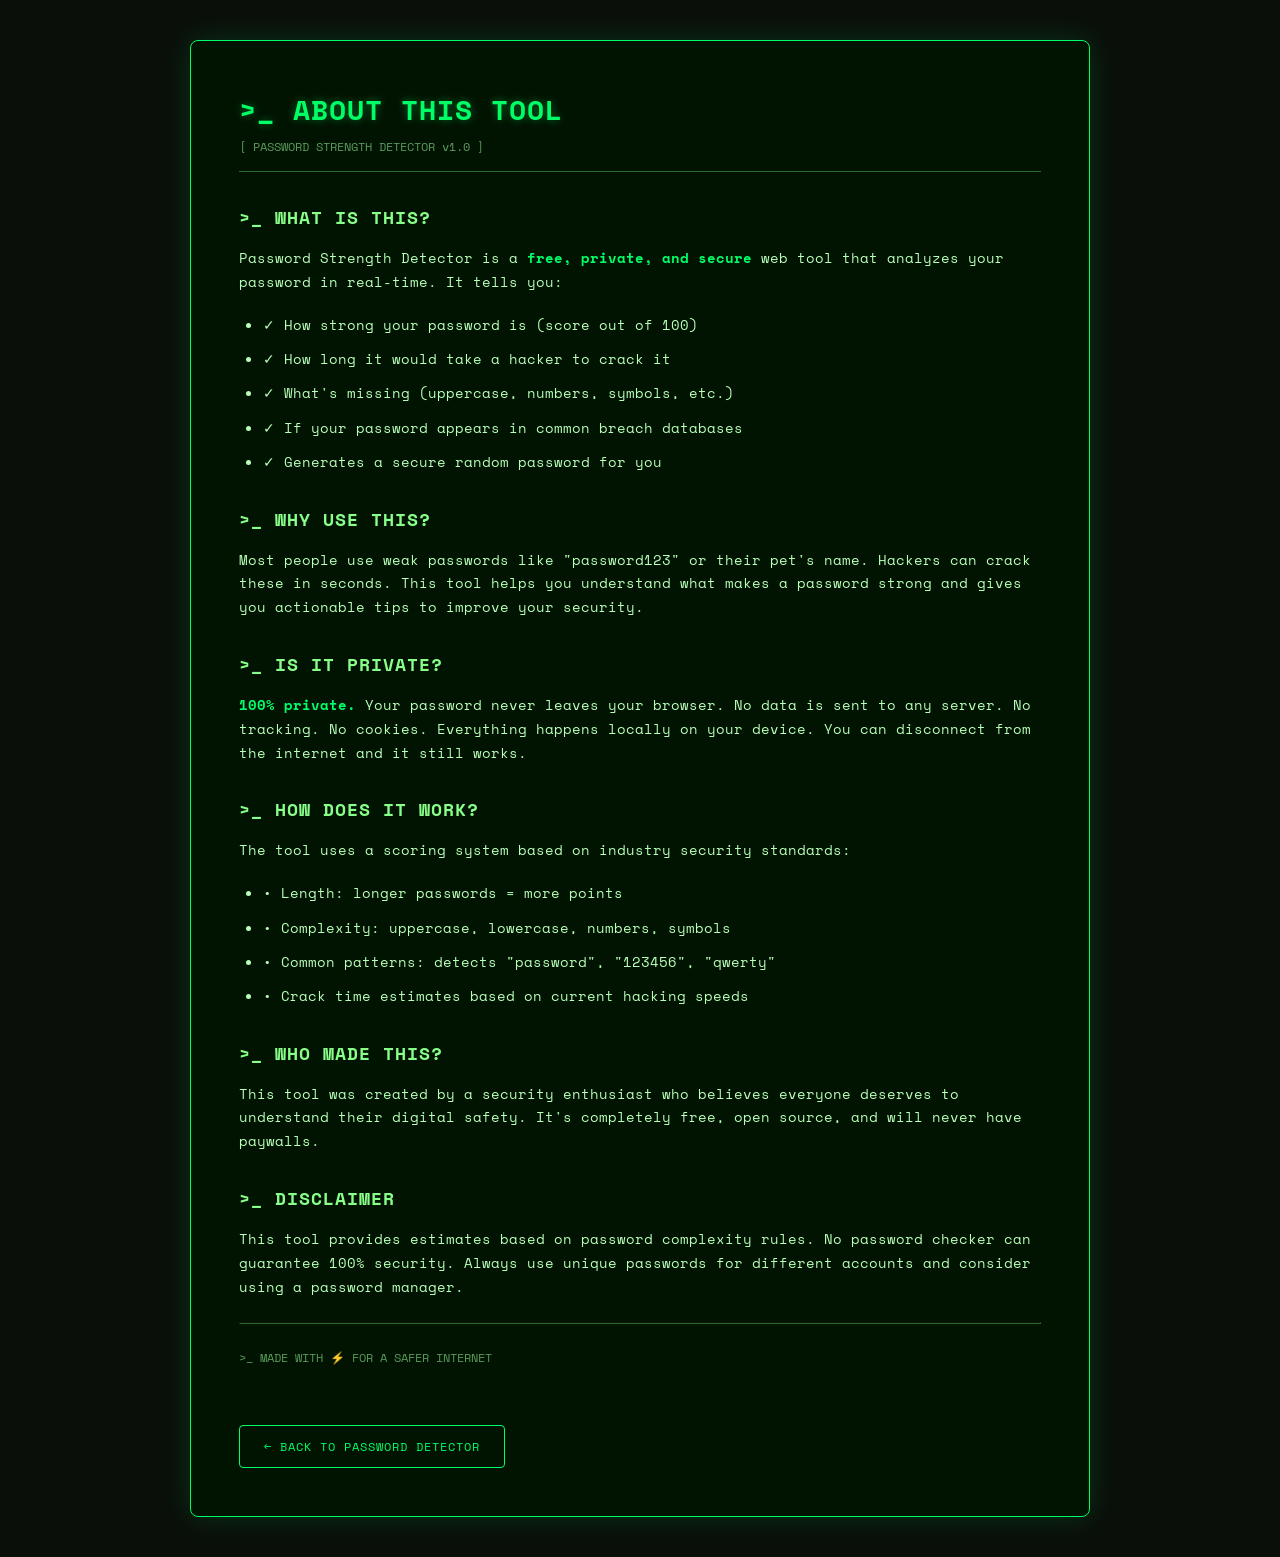
<file: about.html>
<!DOCTYPE html>
<html lang="en">
<head>
    <meta charset="UTF-8">
    <meta name="viewport" content="width=device-width, initial-scale=1.0">
    <title>About | Password Strength Detector</title>
    <meta name="description" content="Learn about Password Strength Detector — a free, private, and secure tool to check how fast your password can be hacked.">
    <meta name="robots" content="index, follow">
    <link href="https://fonts.googleapis.com/css2?family=Space+Mono:wght@400;700&display=swap" rel="stylesheet">
    <style>
        * {
            margin: 0;
            padding: 0;
            box-sizing: border-box;
        }
        body {
            font-family: 'Space Mono', monospace;
            background: #0a0f0a;
            min-height: 100vh;
            padding: 40px 20px;
        }
        .container {
            max-width: 900px;
            margin: 0 auto;
            background: rgba(0, 20, 0, 0.85);
            backdrop-filter: blur(8px);
            border-radius: 8px;
            padding: 48px;
            border: 1px solid #00ff66;
            box-shadow: 0 0 30px rgba(0, 255, 100, 0.15);
        }
        h1 {
            color: #00ff66;
            font-size: 28px;
            margin-bottom: 8px;
            letter-spacing: 1px;
            text-shadow: 0 0 8px rgba(0, 255, 100, 0.4);
        }
        .tagline {
            color: #5a9a5a;
            font-size: 12px;
            margin-bottom: 32px;
            border-bottom: 1px solid #2a6a2a;
            padding-bottom: 16px;
        }
        h2 {
            color: #88ff88;
            font-size: 18px;
            margin-top: 32px;
            margin-bottom: 16px;
            letter-spacing: 1px;
        }
        p {
            color: #b8ffb8;
            line-height: 1.7;
            font-size: 14px;
            margin-bottom: 16px;
        }
        .feature-list {
            margin: 20px 0 20px 24px;
        }
        .feature-list li {
            color: #b8ffb8;
            margin-bottom: 12px;
            line-height: 1.6;
            font-size: 14px;
        }
        .highlight {
            color: #00ff66;
            font-weight: bold;
        }
        .back-link {
            display: inline-block;
            margin-top: 40px;
            padding: 12px 24px;
            border: 1px solid #00ff66;
            border-radius: 4px;
            color: #00ff66;
            text-decoration: none;
            font-size: 12px;
            letter-spacing: 1px;
            transition: all 0.2s;
        }
        .back-link:hover {
            background: rgba(0, 255, 100, 0.1);
            box-shadow: 0 0 12px rgba(0, 255, 100, 0.3);
            transform: translateY(-2px);
        }
        hr {
            border-color: #2a6a2a;
            margin: 24px 0;
        }
        @media (max-width: 600px) {
            .container { padding: 28px; }
            h1 { font-size: 22px; }
            h2 { font-size: 16px; }
        }
    </style>
</head>
<body>
    <div class="container">
        <h1>>_ ABOUT THIS TOOL</h1>
        <div class="tagline">[ PASSWORD STRENGTH DETECTOR v1.0 ]</div>

        <h2>>_ WHAT IS THIS?</h2>
        <p>Password Strength Detector is a <span class="highlight">free, private, and secure</span> web tool that analyzes your password in real-time. It tells you:</p>
        <ul class="feature-list">
            <li>✓ How strong your password is (score out of 100)</li>
            <li>✓ How long it would take a hacker to crack it</li>
            <li>✓ What's missing (uppercase, numbers, symbols, etc.)</li>
            <li>✓ If your password appears in common breach databases</li>
            <li>✓ Generates a secure random password for you</li>
        </ul>

        <h2>>_ WHY USE THIS?</h2>
        <p>Most people use weak passwords like "password123" or their pet's name. Hackers can crack these in seconds. This tool helps you understand what makes a password strong and gives you actionable tips to improve your security.</p>

        <h2>>_ IS IT PRIVATE?</h2>
        <p><span class="highlight">100% private.</span> Your password never leaves your browser. No data is sent to any server. No tracking. No cookies. Everything happens locally on your device. You can disconnect from the internet and it still works.</p>

        <h2>>_ HOW DOES IT WORK?</h2>
        <p>The tool uses a scoring system based on industry security standards:</p>
        <ul class="feature-list">
            <li>• Length: longer passwords = more points</li>
            <li>• Complexity: uppercase, lowercase, numbers, symbols</li>
            <li>• Common patterns: detects "password", "123456", "qwerty"</li>
            <li>• Crack time estimates based on current hacking speeds</li>
        </ul>

        <h2>>_ WHO MADE THIS?</h2>
        <p>This tool was created by a security enthusiast who believes everyone deserves to understand their digital safety. It's completely free, open source, and will never have paywalls.</p>

        <h2>>_ DISCLAIMER</h2>
        <p>This tool provides estimates based on password complexity rules. No password checker can guarantee 100% security. Always use unique passwords for different accounts and consider using a password manager.</p>

        <hr>

        <p style="font-size: 12px; color: #5a9a5a;">>_ MADE WITH ⚡ FOR A SAFER INTERNET</p>

        <a href="index.html" class="back-link">← BACK TO PASSWORD DETECTOR</a>
    </div>
</body>
</html>
</file>
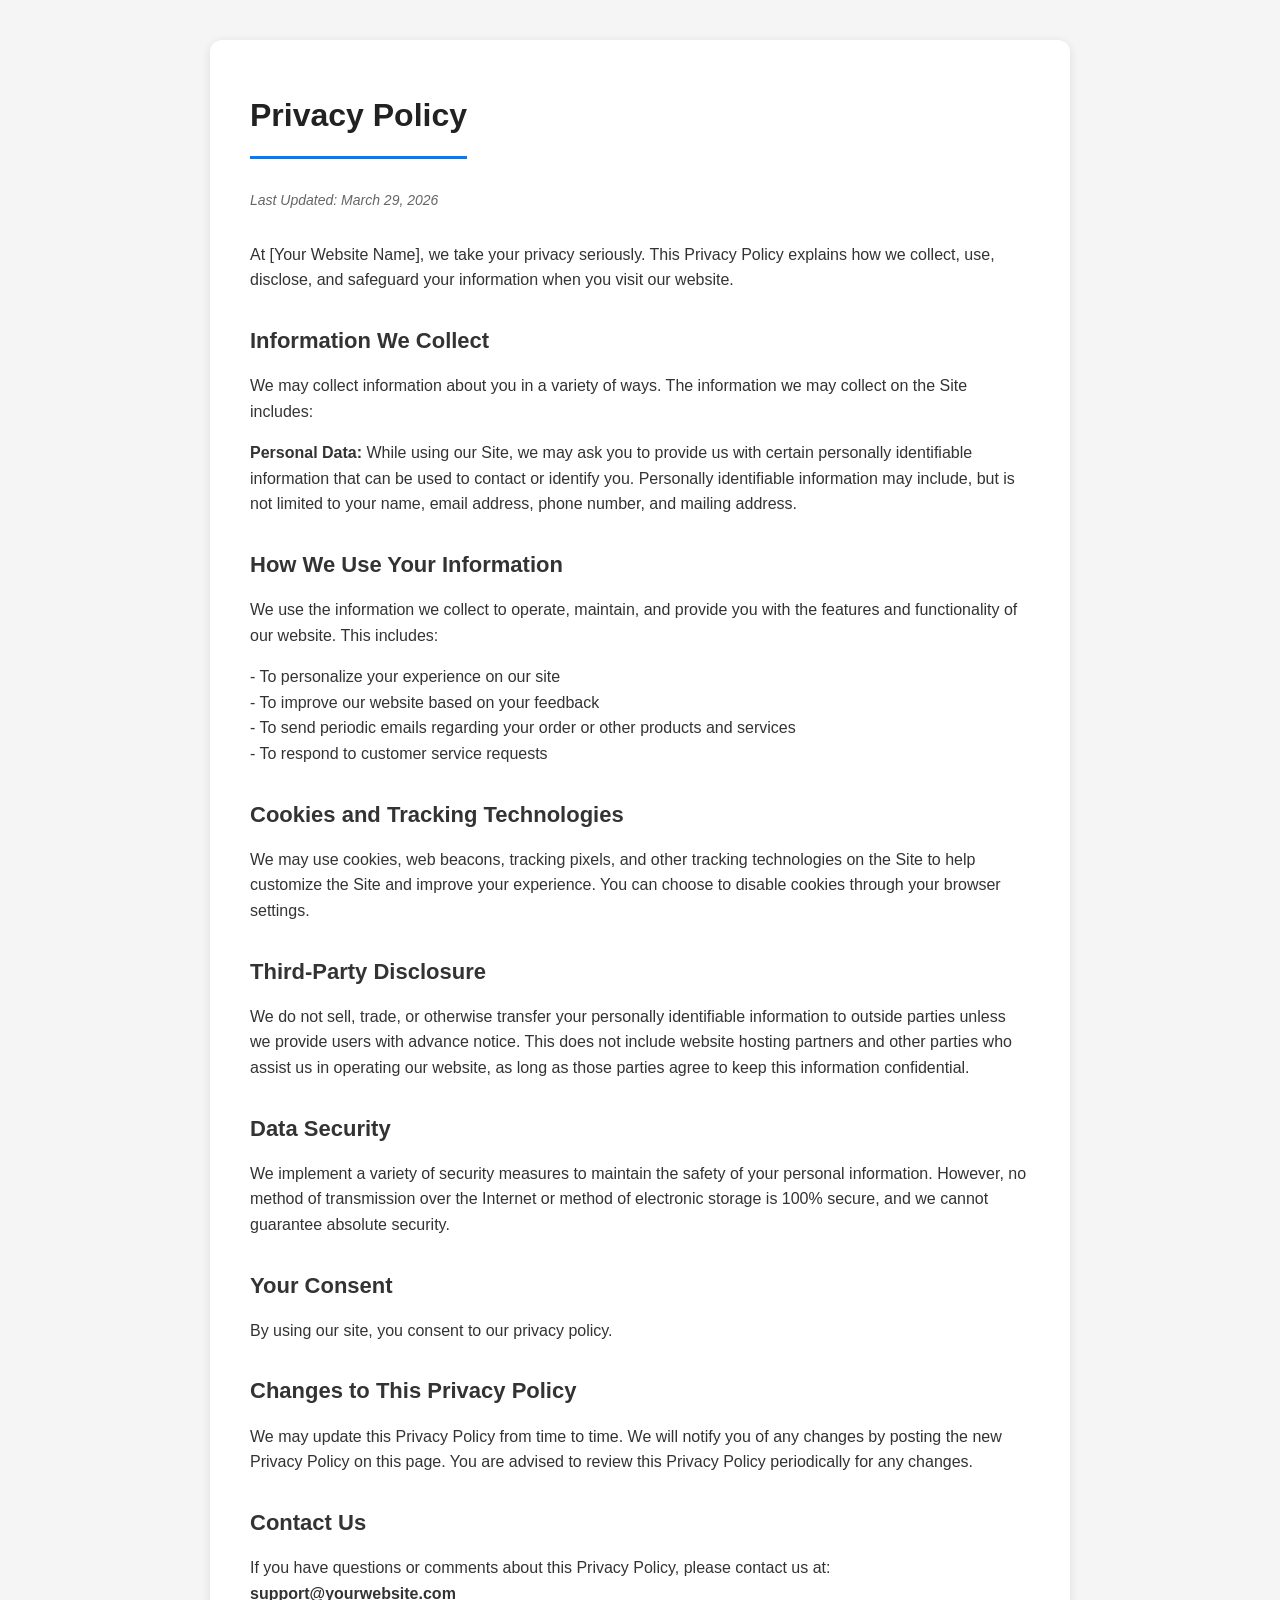
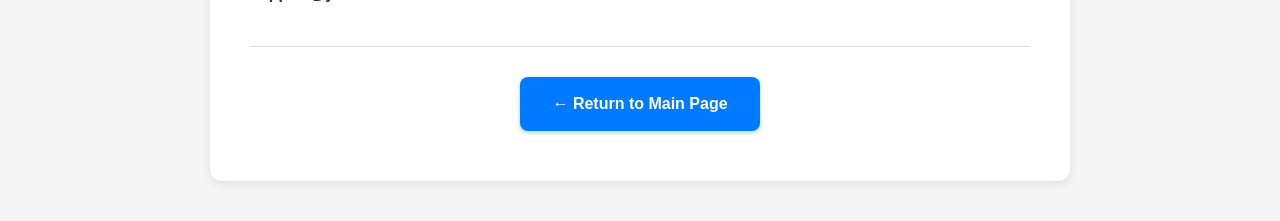
<file: privacy.html>
<!DOCTYPE html>
<html lang="en">
<head>
    <meta charset="UTF-8">
    <meta name="viewport" content="width=device-width, initial-scale=1.0">
    <title>Privacy Policy</title>
    <style>
        * {
            margin: 0;
            padding: 0;
            box-sizing: border-box;
        }
        
        body {
            font-family: -apple-system, BlinkMacSystemFont, 'Segoe UI', Roboto, 'Helvetica Neue', Arial, sans-serif;
            background-color: #f5f5f5;
            color: #333;
            line-height: 1.6;
        }
        
        .container {
            max-width: 900px;
            margin: 0 auto;
            padding: 40px 20px;
        }
        
        .privacy-card {
            background-color: white;
            border-radius: 12px;
            box-shadow: 0 2px 10px rgba(0,0,0,0.1);
            padding: 50px 40px;
        }
        
        h1 {
            font-size: 32px;
            color: #222;
            margin-bottom: 10px;
            border-bottom: 3px solid #007bff;
            padding-bottom: 15px;
            display: inline-block;
        }
        
        h2 {
            font-size: 22px;
            color: #333;
            margin-top: 30px;
            margin-bottom: 15px;
        }
        
        p {
            margin-bottom: 16px;
            font-size: 16px;
        }
        
        .last-updated {
            color: #666;
            font-size: 14px;
            margin-top: 20px;
            margin-bottom: 30px;
            font-style: italic;
        }
        
        .button-container {
            text-align: center;
            margin-top: 40px;
            padding-top: 30px;
            border-top: 1px solid #e0e0e0;
        }
        
        .back-button {
            display: inline-block;
            background-color: #007bff;
            color: white;
            text-decoration: none;
            padding: 14px 32px;
            font-size: 16px;
            font-weight: 600;
            border-radius: 8px;
            transition: all 0.3s ease;
            border: none;
            cursor: pointer;
            box-shadow: 0 2px 5px rgba(0,123,255,0.3);
        }
        
        .back-button:hover {
            background-color: #0056b3;
            transform: translateY(-2px);
            box-shadow: 0 4px 12px rgba(0,123,255,0.4);
        }
        
        @media (max-width: 600px) {
            .privacy-card {
                padding: 30px 20px;
            }
            
            h1 {
                font-size: 26px;
            }
            
            .back-button {
                padding: 12px 24px;
                font-size: 14px;
            }
        }
    </style>
</head>
<body>
    <div class="container">
        <div class="privacy-card">
            <h1>Privacy Policy</h1>
            <div class="last-updated">Last Updated: March 29, 2026</div>
            
            <p>At [Your Website Name], we take your privacy seriously. This Privacy Policy explains how we collect, use, disclose, and safeguard your information when you visit our website.</p>
            
            <h2>Information We Collect</h2>
            <p>We may collect information about you in a variety of ways. The information we may collect on the Site includes:</p>
            <p><strong>Personal Data:</strong> While using our Site, we may ask you to provide us with certain personally identifiable information that can be used to contact or identify you. Personally identifiable information may include, but is not limited to your name, email address, phone number, and mailing address.</p>
            
            <h2>How We Use Your Information</h2>
            <p>We use the information we collect to operate, maintain, and provide you with the features and functionality of our website. This includes:</p>
            <p>- To personalize your experience on our site<br>
            - To improve our website based on your feedback<br>
            - To send periodic emails regarding your order or other products and services<br>
            - To respond to customer service requests</p>
            
            <h2>Cookies and Tracking Technologies</h2>
            <p>We may use cookies, web beacons, tracking pixels, and other tracking technologies on the Site to help customize the Site and improve your experience. You can choose to disable cookies through your browser settings.</p>
            
            <h2>Third-Party Disclosure</h2>
            <p>We do not sell, trade, or otherwise transfer your personally identifiable information to outside parties unless we provide users with advance notice. This does not include website hosting partners and other parties who assist us in operating our website, as long as those parties agree to keep this information confidential.</p>
            
            <h2>Data Security</h2>
            <p>We implement a variety of security measures to maintain the safety of your personal information. However, no method of transmission over the Internet or method of electronic storage is 100% secure, and we cannot guarantee absolute security.</p>
            
            <h2>Your Consent</h2>
            <p>By using our site, you consent to our privacy policy.</p>
            
            <h2>Changes to This Privacy Policy</h2>
            <p>We may update this Privacy Policy from time to time. We will notify you of any changes by posting the new Privacy Policy on this page. You are advised to review this Privacy Policy periodically for any changes.</p>
            
            <h2>Contact Us</h2>
            <p>If you have questions or comments about this Privacy Policy, please contact us at: <strong>support@yourwebsite.com</strong></p>
            
            <div class="button-container">
                <a href="index.html" class="back-button">
                    ← Return to Main Page
                </a>
            </div>
        </div>
    </div>
</body>
</html>
</file>
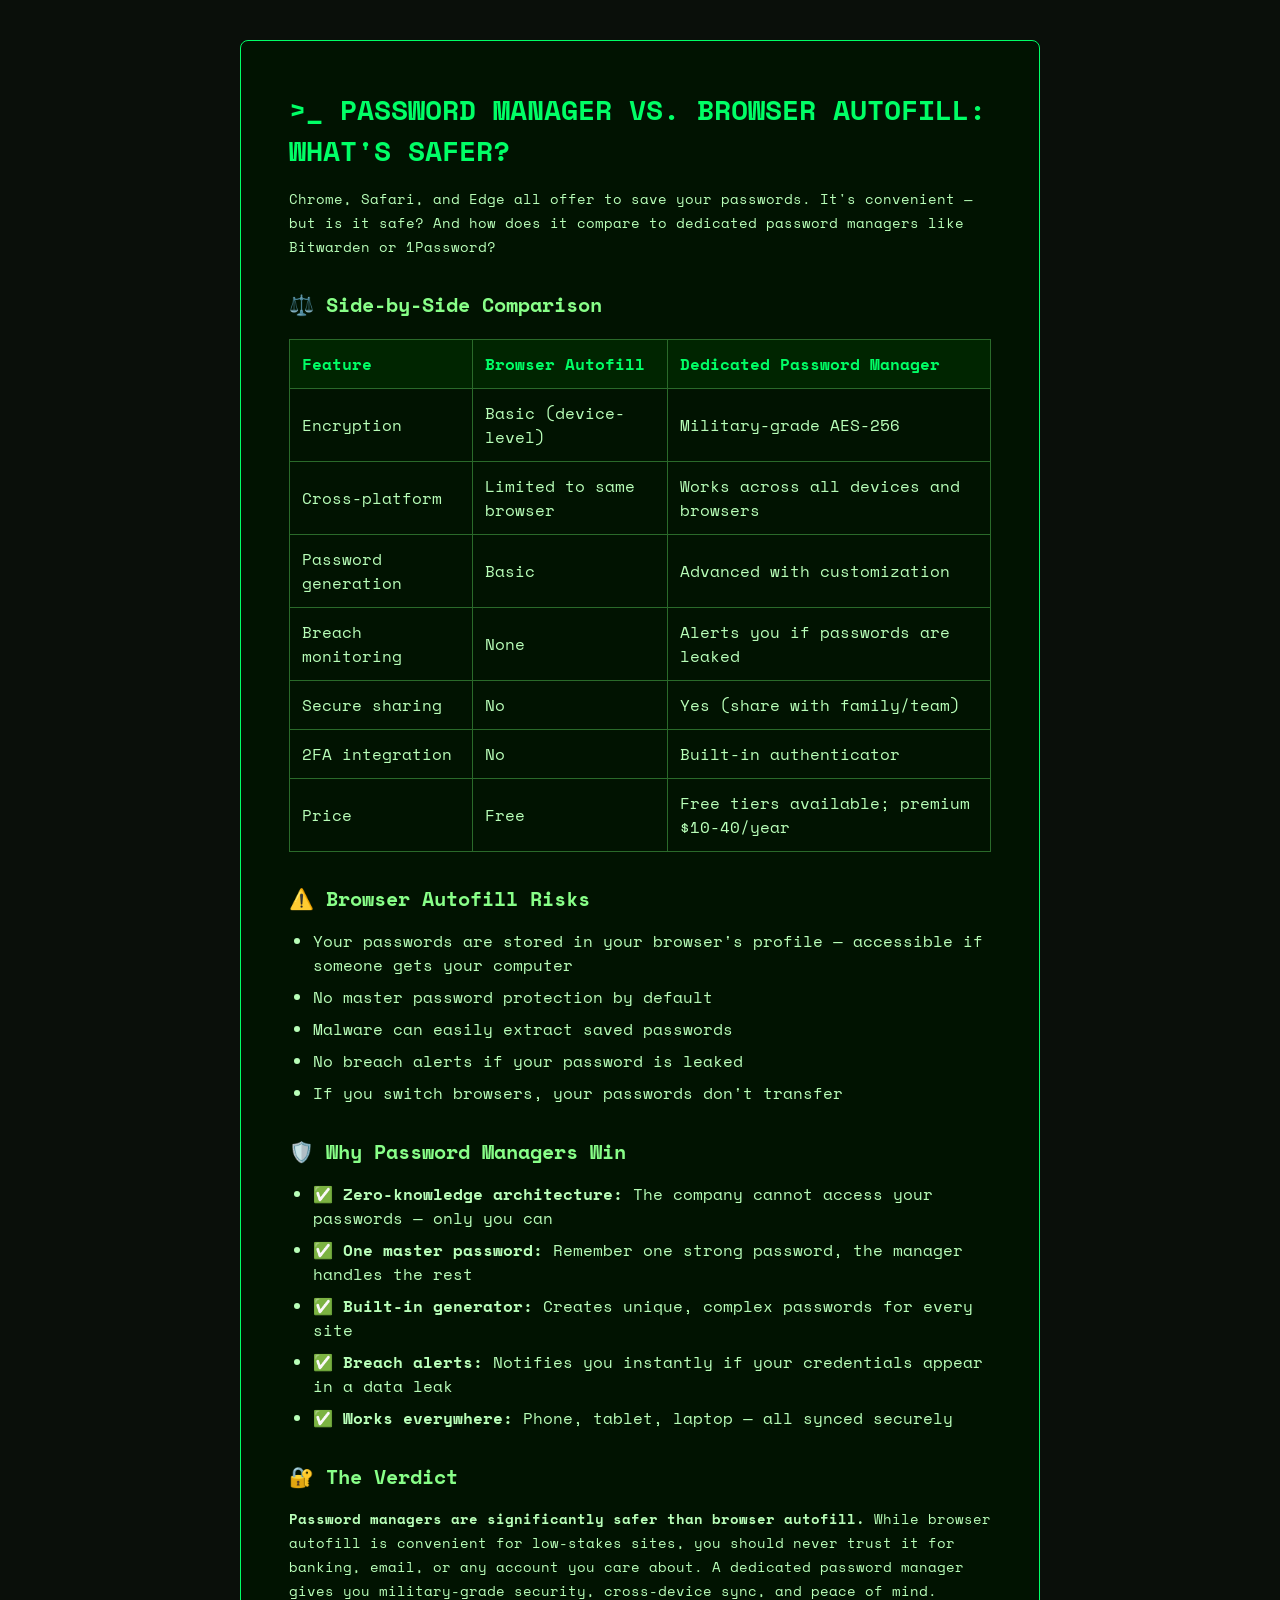
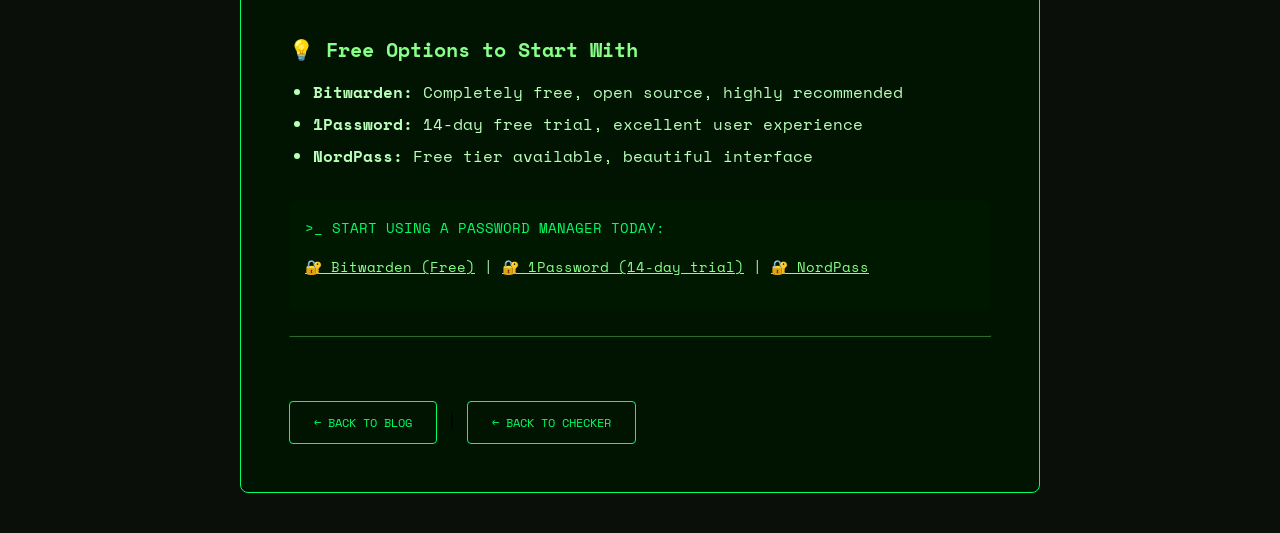
<file: blog/password-manager-vs-browser.html>
<!DOCTYPE html>
<html lang="en">
<head>
    <meta charset="UTF-8">
    <meta name="viewport" content="width=device-width, initial-scale=1.0">
    <title>Password Manager vs. Browser Autofill: What's Safer? | Password Security Blog</title>
    <meta name="description" content="Chrome saves your passwords — but is it secure? We compare features, encryption, and risks of password managers vs browser autofill.">
    <meta name="robots" content="index, follow">
    <link href="https://fonts.googleapis.com/css2?family=Space+Mono:wght@400;700&display=swap" rel="stylesheet">
    <style>
        * { margin: 0; padding: 0; box-sizing: border-box; }
        body {
            font-family: 'Space Mono', monospace;
            background: #0a0f0a;
            padding: 40px 20px;
        }
        .container {
            max-width: 800px;
            margin: 0 auto;
            background: rgba(0, 20, 0, 0.85);
            backdrop-filter: blur(8px);
            border-radius: 8px;
            padding: 48px;
            border: 1px solid #00ff66;
        }
        h1 { color: #00ff66; font-size: 28px; margin-bottom: 16px; }
        h2 { color: #88ff88; font-size: 20px; margin-top: 32px; margin-bottom: 16px; }
        p { color: #b8ffb8; line-height: 1.7; margin-bottom: 16px; font-size: 14px; }
        ul, ol { color: #b8ffb8; margin-left: 24px; margin-bottom: 16px; }
        li { margin-bottom: 8px; }
        .comparison-table {
            width: 100%;
            border-collapse: collapse;
            margin: 20px 0;
        }
        .comparison-table th, .comparison-table td {
            border: 1px solid #2a6a2a;
            padding: 12px;
            text-align: left;
            color: #b8ffb8;
        }
        .comparison-table th {
            background: rgba(0, 50, 0, 0.6);
            color: #00ff66;
        }
        .back-link {
            display: inline-block; margin-top: 40px; padding: 12px 24px;
            border: 1px solid #00ff66; border-radius: 4px; color: #00ff66;
            text-decoration: none; font-size: 12px;
        }
        .back-link:hover { background: rgba(0, 255, 100, 0.1); }
        hr { border-color: #2a6a2a; margin: 24px 0; }
        @media (max-width: 600px) { .container { padding: 28px; } h1 { font-size: 22px; } }
    </style>
</head>
<body>
    <div class="container">
        <h1>>_ PASSWORD MANAGER VS. BROWSER AUTOFILL: WHAT'S SAFER?</h1>
        
        <p>Chrome, Safari, and Edge all offer to save your passwords. It's convenient — but is it safe? And how does it compare to dedicated password managers like Bitwarden or 1Password?</p>

        <h2>⚖️ Side-by-Side Comparison</h2>
        <table class="comparison-table">
            <tr>
                <th>Feature</th>
                <th>Browser Autofill</th>
                <th>Dedicated Password Manager</th>
            </tr>
            <tr>
                <td>Encryption</td>
                <td>Basic (device-level)</td>
                <td>Military-grade AES-256</td>
            </tr>
            <tr>
                <td>Cross-platform</td>
                <td>Limited to same browser</td>
                <td>Works across all devices and browsers</td>
            </tr>
            <tr>
                <td>Password generation</td>
                <td>Basic</td>
                <td>Advanced with customization</td>
            </tr>
            <tr>
                <td>Breach monitoring</td>
                <td>None</td>
                <td>Alerts you if passwords are leaked</td>
            </tr>
            <tr>
                <td>Secure sharing</td>
                <td>No</td>
                <td>Yes (share with family/team)</td>
            </tr>
            <tr>
                <td>2FA integration</td>
                <td>No</td>
                <td>Built-in authenticator</td>
            </tr>
            <tr>
                <td>Price</td>
                <td>Free</td>
                <td>Free tiers available; premium $10-40/year</td>
            </tr>
        </table>

        <h2>⚠️ Browser Autofill Risks</h2>
        <ul>
            <li>Your passwords are stored in your browser's profile — accessible if someone gets your computer</li>
            <li>No master password protection by default</li>
            <li>Malware can easily extract saved passwords</li>
            <li>No breach alerts if your password is leaked</li>
            <li>If you switch browsers, your passwords don't transfer</li>
        </ul>

        <h2>🛡️ Why Password Managers Win</h2>
        <ul>
            <li>✅ <strong>Zero-knowledge architecture:</strong> The company cannot access your passwords — only you can</li>
            <li>✅ <strong>One master password:</strong> Remember one strong password, the manager handles the rest</li>
            <li>✅ <strong>Built-in generator:</strong> Creates unique, complex passwords for every site</li>
            <li>✅ <strong>Breach alerts:</strong> Notifies you instantly if your credentials appear in a data leak</li>
            <li>✅ <strong>Works everywhere:</strong> Phone, tablet, laptop — all synced securely</li>
        </ul>

        <h2>🔐 The Verdict</h2>
        <p><strong>Password managers are significantly safer than browser autofill.</strong> While browser autofill is convenient for low-stakes sites, you should never trust it for banking, email, or any account you care about. A dedicated password manager gives you military-grade security, cross-device sync, and peace of mind.</p>

        <h2>💡 Free Options to Start With</h2>
        <ul>
            <li><strong>Bitwarden:</strong> Completely free, open source, highly recommended</li>
            <li><strong>1Password:</strong> 14-day free trial, excellent user experience</li>
            <li><strong>NordPass:</strong> Free tier available, beautiful interface</li>
        </ul>

        <div class="recommendations" style="margin-top: 32px; padding: 16px; background: rgba(0,30,0,0.5); border-radius: 8px;">
            <p style="color: #00ff66;">>_ START USING A PASSWORD MANAGER TODAY:</p>
            <p><a href="https://bitwarden.com" target="_blank" style="color: #88ff88;">🔐 Bitwarden (Free)</a> | <a href="https://1password.com" target="_blank" style="color: #88ff88;">🔐 1Password (14-day trial)</a> | <a href="https://nordpass.com" target="_blank" style="color: #88ff88;">🔐 NordPass</a></p>
        </div>

        <hr>
        <a href="../blog.html" class="back-link">← BACK TO BLOG</a> | <a href="../index.html" class="back-link">← BACK TO CHECKER</a>
    </div>
</body>
</html>
</file>
